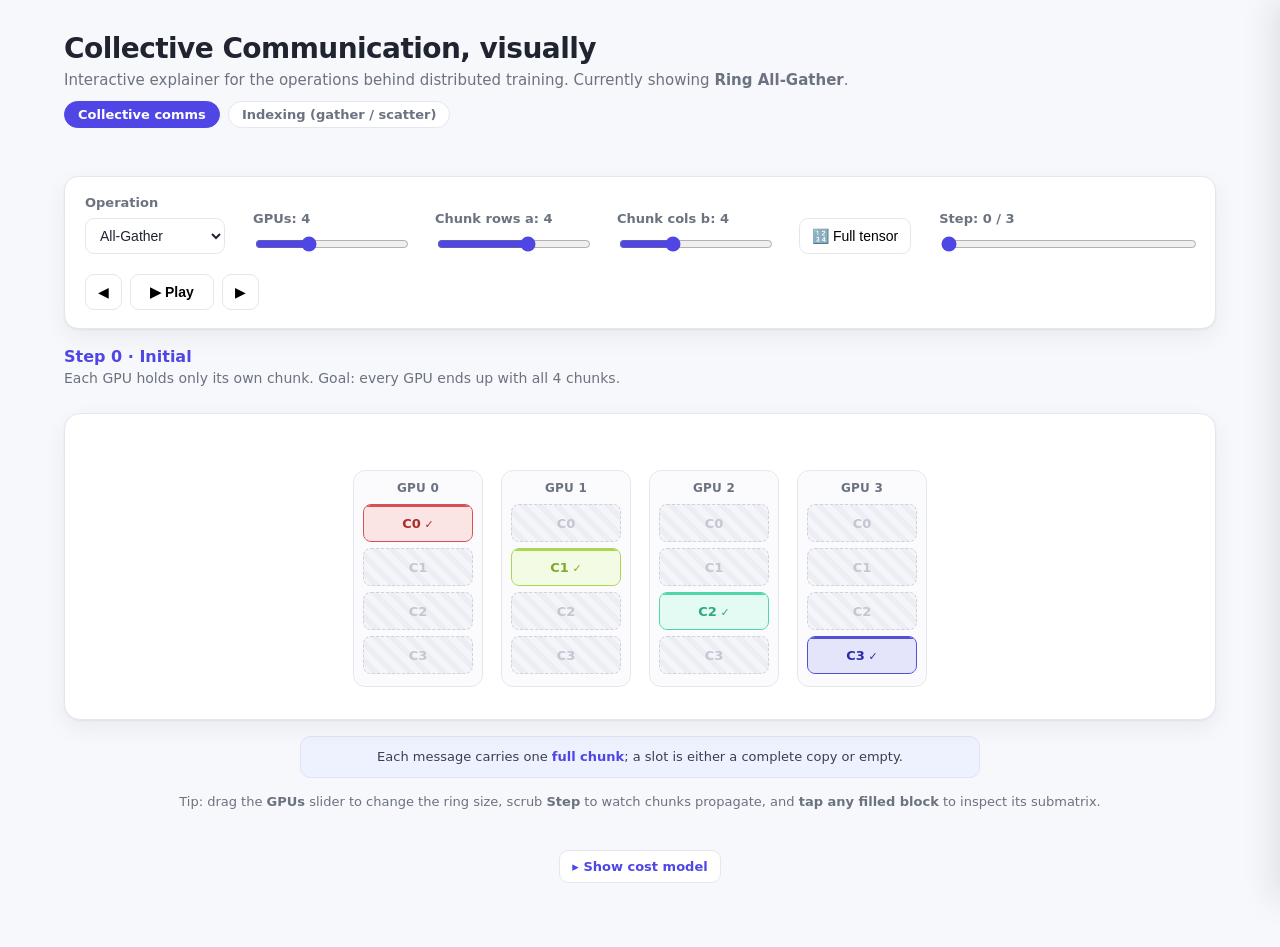
<file: index.html>
<!DOCTYPE html>
<html lang="en">
<head>
  <meta charset="UTF-8" />
  <meta name="viewport" content="width=device-width, initial-scale=1.0" />
  <title>Collective Comms Explainer — All-Gather</title>
  <link rel="stylesheet" href="styles.css?v=5" />
</head>
<body>
  <main class="wrap">
    <header class="masthead">
      <h1>Collective Communication, visually</h1>
      <p class="sub">
        Interactive explainer for the operations behind distributed training.
        Currently showing <strong id="current-op">Ring All-Gather</strong>.
      </p>
      <nav>
        <a href="index.html" aria-current="page">Collective comms</a>
        <a href="gather.html">Indexing (gather / scatter)</a>
      </nav>
    </header>

    <div class="layout">
      <aside class="sidebar hidden" id="sidebar">
        <h2 class="side-title" id="cm-title">Ring All-Gather cost</h2>

        <div class="side-params">
          <label>dtype
            <select id="dtype">
              <option value="4">fp32 · 4B</option>
              <option value="2" selected>fp16/bf16 · 2B</option>
              <option value="1">fp8 · 1B</option>
            </select>
          </label>
          <label>Bandwidth <i>W</i> (per device)
            <span class="inline"><input id="bw" type="number" min="1" step="1" value="100" /> GB/s</span>
          </label>
        </div>

        <div class="side-block" id="cm-rows"></div>

        <h3 class="side-h">Derivation</h3>
        <ol class="derive" id="cm-derive"></ol>

        <div class="formula big" id="cm-formula"></div>

        <p class="side-note" id="cm-note"></p>
      </aside>

      <div class="main">
    <section class="controls">
      <div class="control">
        <label for="collective">Operation</label>
        <select id="collective">
          <option value="all-gather" selected>All-Gather</option>
          <option value="reduce-scatter">Reduce-Scatter</option>
          <option value="all-reduce">All-Reduce</option>
          <option value="scatter">Scatter</option>
          <option value="broadcast">Broadcast</option>
          <option value="all-to-all">All-to-All</option>
        </select>
      </div>

      <div class="control">
        <label for="node-count">GPUs: <span id="node-count-val">4</span></label>
        <input id="node-count" type="range" min="2" max="8" step="1" value="4" />
      </div>

      <div class="control">
        <label for="rows">Chunk rows a: <span id="rows-val">4</span></label>
        <input id="rows" type="range" min="1" max="6" step="1" value="4" />
      </div>

      <div class="control">
        <label for="cols">Chunk cols b: <span id="cols-val">4</span></label>
        <input id="cols" type="range" min="2" max="8" step="1" value="4" />
      </div>

      <div class="control buttons">
        <button id="full-tensor" type="button">🔢 Full tensor</button>
      </div>

      <div class="control grow">
        <label for="step">Step: <span id="step-val">0 / 3</span></label>
        <input id="step" type="range" min="0" max="3" step="1" value="0" />
      </div>

      <div class="control buttons">
        <button id="prev" type="button" title="Previous step">◀</button>
        <button id="play" type="button">▶ Play</button>
        <button id="next" type="button" title="Next step">▶</button>
      </div>
    </section>

    <section class="stepinfo">
      <h2 id="step-title">Step 0 · Initial</h2>
      <p id="step-desc">Each GPU holds only its own chunk.</p>
    </section>

    <section id="stage" class="stage">
      <div id="nodes-grid" class="nodes-grid"></div>
      <svg id="overlay" class="overlay" xmlns="http://www.w3.org/2000/svg">
        <defs>
          <marker id="arrowhead" viewBox="0 0 10 10" refX="8" refY="5"
                  markerWidth="7" markerHeight="7" orient="auto-start-reverse">
            <path d="M 0 0 L 10 5 L 0 10 z" fill="#6b7280" />
          </marker>
        </defs>
      </svg>
    </section>

    <p id="op-note" class="op-note"></p>

    <p class="hint">
      Tip: drag the <strong>GPUs</strong> slider to change the ring size, scrub
      <strong>Step</strong> to watch chunks propagate, and <strong>tap any filled
      block</strong> to inspect its submatrix.
    </p>
      </div><!-- .main -->

      <div class="page-foot">
        <button id="toggle-explain" class="show-btn" type="button" aria-expanded="false">▸ Show cost model</button>
      </div>
    </div><!-- .layout -->
  </main>

  <aside id="inspector" class="inspector">
    <div class="inspector-head">
      <span id="inspect-swatch" class="swatch"></span>
      <h3 id="inspect-title">Chunk C0</h3>
      <button id="inspect-close" type="button" aria-label="Close">×</button>
    </div>
    <div id="inspect-matrix"></div>
    <p id="inspect-note" class="inspect-note"></p>
  </aside>

  <script src="src/data.js?v=3"></script>
  <script src="src/model.js?v=3"></script>
  <script src="src/render.js?v=3"></script>
  <script src="src/main.js?v=3"></script>
</body>
</html>
</file>
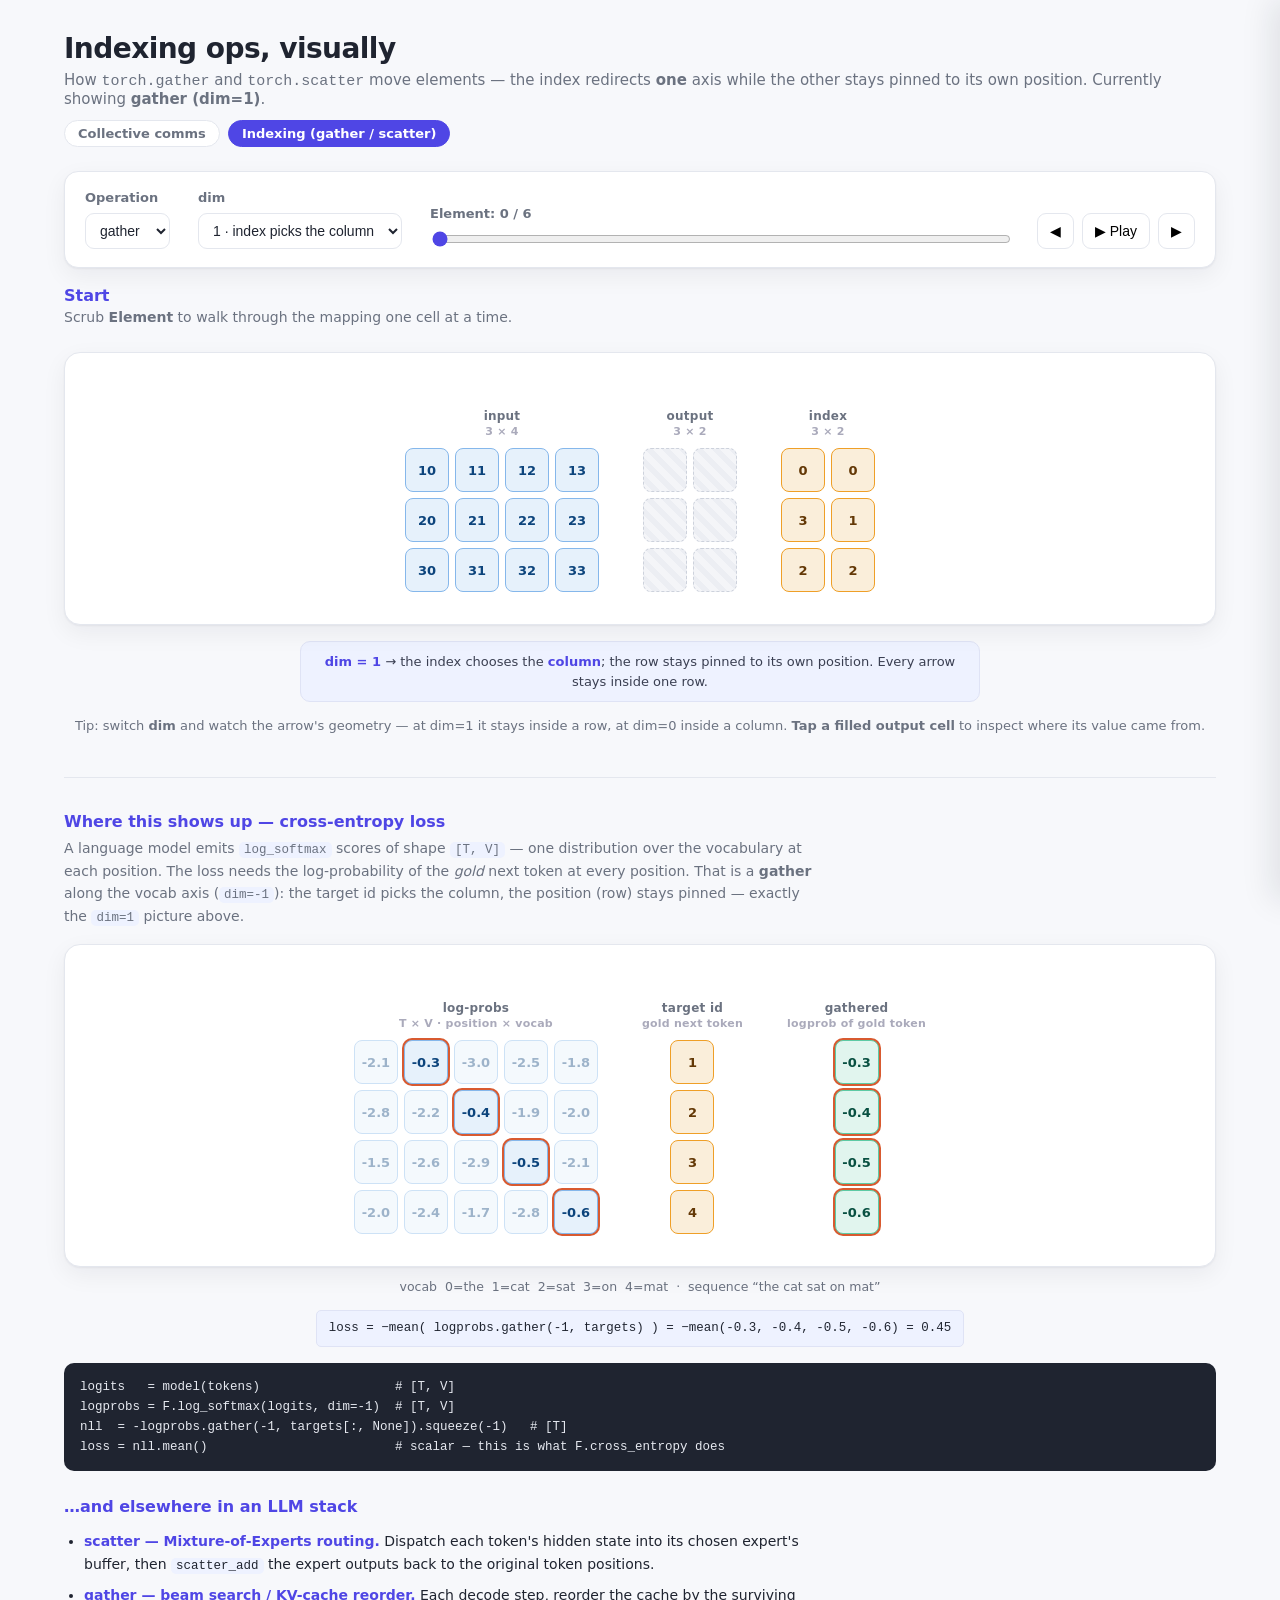
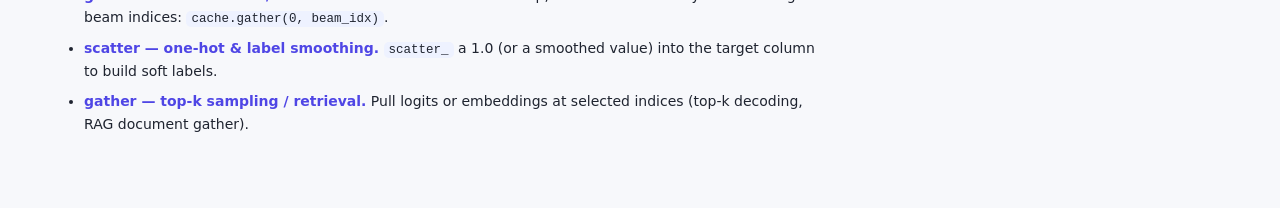
<file: gather.html>
<!DOCTYPE html>
<html lang="en">
<head>
  <meta charset="UTF-8" />
  <meta name="viewport" content="width=device-width, initial-scale=1.0" />
  <title>Indexing ops, visually — torch.gather / scatter</title>
  <link rel="stylesheet" href="styles.css?v=5" />
</head>
<body>
  <main class="wrap">
    <header class="masthead">
      <h1>Indexing ops, visually</h1>
      <p class="sub">
        How <code>torch.gather</code> and <code>torch.scatter</code> move elements —
        the index redirects <strong>one</strong> axis while the other stays pinned
        to its own position. Currently showing <strong id="current-op">gather (dim=1)</strong>.
      </p>
      <nav>
        <a href="index.html">Collective comms</a>
        <a href="gather.html" aria-current="page">Indexing (gather / scatter)</a>
      </nav>
    </header>

    <section class="controls">
      <div class="control">
        <label for="gx-op">Operation</label>
        <select id="gx-op" autocomplete="off">
          <option value="gather" selected>gather</option>
          <option value="scatter">scatter</option>
        </select>
      </div>

      <div class="control">
        <label for="gx-dim">dim</label>
        <select id="gx-dim" autocomplete="off">
          <option value="0">0 · index picks the row</option>
          <option value="1" selected>1 · index picks the column</option>
        </select>
      </div>

      <div class="control grow">
        <label for="gx-step">Element: <span id="gx-step-val">0 / 6</span></label>
        <input id="gx-step" type="range" min="0" max="6" step="1" value="0" />
      </div>

      <div class="control buttons">
        <button id="gx-prev" type="button" title="Previous element">◀</button>
        <button id="gx-play" type="button">▶ Play</button>
        <button id="gx-next" type="button" title="Next element">▶</button>
      </div>
    </section>

    <section class="stepinfo">
      <h2 id="gx-step-title">Start</h2>
      <p id="gx-step-desc">Scrub <strong>Element</strong> to walk through the mapping one cell at a time.</p>
    </section>

    <section id="gx-stage" class="stage">
      <div id="gx-grids" class="gx-grids"></div>
      <svg id="gx-overlay" class="overlay" xmlns="http://www.w3.org/2000/svg">
        <defs>
          <marker id="gx-head" viewBox="0 0 10 10" refX="8" refY="5"
                  markerWidth="7" markerHeight="7" orient="auto-start-reverse">
            <path d="M 0 0 L 10 5 L 0 10 z" fill="#d85a30" />
          </marker>
        </defs>
        <line id="gx-line" class="gx-arrow" x1="0" y1="0" x2="0" y2="0"
              marker-end="url(#gx-head)" style="display:none" />
      </svg>
    </section>

    <p id="gx-note" class="op-note"></p>

    <p class="hint">
      Tip: switch <strong>dim</strong> and watch the arrow's geometry — at dim=1 it
      stays inside a row, at dim=0 inside a column. <strong>Tap a filled output
      cell</strong> to inspect where its value came from.
    </p>

    <section class="gx-example">
      <h2 class="gx-ex-title">Where this shows up — cross-entropy loss</h2>
      <p class="gx-ex-lead">
        A language model emits <code>log_softmax</code> scores of shape <code>[T, V]</code> —
        one distribution over the vocabulary at each position. The loss needs the
        log-probability of the <em>gold</em> next token at every position. That is a
        <strong>gather</strong> along the vocab axis (<code>dim=-1</code>): the target id
        picks the column, the position (row) stays pinned — exactly the <code>dim=1</code>
        picture above.
      </p>

      <div class="stage">
        <div id="gx-ex-grids" class="gx-grids"></div>
      </div>

      <p class="gx-vocab">vocab&nbsp;&nbsp;0=the&nbsp;&nbsp;1=cat&nbsp;&nbsp;2=sat&nbsp;&nbsp;3=on&nbsp;&nbsp;4=mat&nbsp;&nbsp;·&nbsp;&nbsp;sequence “the cat sat on mat”</p>

      <div class="gx-loss" id="gx-ex-loss"></div>

      <pre class="gx-code"><code>logits   = model(tokens)                  # [T, V]
logprobs = F.log_softmax(logits, dim=-1)  # [T, V]
nll  = -logprobs.gather(-1, targets[:, None]).squeeze(-1)   # [T]
loss = nll.mean()                         # scalar — this is what F.cross_entropy does</code></pre>

      <h2 class="gx-ex-title">…and elsewhere in an LLM stack</h2>
      <ul class="gx-uses">
        <li><strong>scatter — Mixture-of-Experts routing.</strong> Dispatch each token's
          hidden state into its chosen expert's buffer, then <code>scatter_add</code> the
          expert outputs back to the original token positions.</li>
        <li><strong>gather — beam search / KV-cache reorder.</strong> Each decode step,
          reorder the cache by the surviving beam indices: <code>cache.gather(0, beam_idx)</code>.</li>
        <li><strong>scatter — one-hot &amp; label smoothing.</strong> <code>scatter_</code> a
          1.0 (or a smoothed value) into the target column to build soft labels.</li>
        <li><strong>gather — top-k sampling / retrieval.</strong> Pull logits or embeddings
          at selected indices (top-k decoding, RAG document gather).</li>
      </ul>
    </section>
  </main>

  <aside id="gx-inspector" class="inspector">
    <div class="inspector-head">
      <span id="gx-inspect-swatch" class="swatch"></span>
      <h3 id="gx-inspect-title">Cell</h3>
      <button id="gx-inspect-close" type="button" aria-label="Close">×</button>
    </div>
    <div id="gx-inspect-body"></div>
    <p id="gx-inspect-note" class="inspect-note"></p>
  </aside>

  <script src="src/gather.js?v=6"></script>
</body>
</html>
</file>
<file: styles.css>
:root {
  --bg: #f7f8fb;
  --panel: #ffffff;
  --ink: #1f2430;
  --muted: #6b7280;
  --line: #e4e7ee;
  --accent: #4f46e5;
  --accent-soft: #eef2ff;
  --shadow: 0 1px 2px rgba(20, 25, 40, 0.05), 0 8px 24px rgba(20, 25, 40, 0.06);
}

* { box-sizing: border-box; }

html, body {
  margin: 0;
  background: var(--bg);
  color: var(--ink);
  font-family: ui-sans-serif, system-ui, -apple-system, "Segoe UI", Roboto, sans-serif;
}

.wrap {
  max-width: 1200px;
  margin: 0 auto;
  padding: 32px 24px 64px;
}

/* ---- Stacked layout; cost panel sits at the bottom ---- */
.layout { display: flex; flex-direction: column; align-items: stretch; margin-top: 24px; }
.main { order: 1; min-width: 0; }
.page-foot { order: 2; margin-top: 28px; text-align: center; }
.sidebar {
  order: 3; /* render below the toggle button, at the bottom of the page */
  width: 100%;
  max-width: 640px;
  margin: 18px auto 0;
  background: var(--panel);
  border: 1px solid var(--line);
  border-radius: 14px;
  padding: 20px 22px 22px;
  box-shadow: var(--shadow);
  font-size: 13px;
}
.sidebar.hidden { display: none; }
.side-title { margin: 0 0 14px; font-size: 16px; letter-spacing: -0.01em; }
.show-btn {
  display: inline-block;
  border: 1px solid var(--line);
  background: #fff;
  color: var(--accent);
  font: inherit; font-size: 13px; font-weight: 600;
  border-radius: 9px; padding: 8px 12px; cursor: pointer;
}
.show-btn:hover { background: var(--accent-soft); border-color: var(--accent); }
.side-h { margin: 18px 0 8px; font-size: 13px; text-transform: uppercase; letter-spacing: 0.05em; color: var(--muted); }
.side-params { display: flex; flex-direction: column; gap: 10px; margin-bottom: 14px; }
.side-params label { display: flex; flex-direction: column; gap: 5px; font-size: 12px; font-weight: 600; color: var(--muted); }
.side-params select, .side-params input {
  padding: 6px 8px; border: 1px solid var(--line); border-radius: 8px; font-size: 13px; background: #fff; color: var(--ink);
}
.side-params .inline { display: flex; align-items: center; gap: 6px; font-weight: 400; }
.side-params .inline input { width: 80px; }
.side-block { border: 1px solid var(--line); border-radius: 10px; padding: 4px 12px; margin-bottom: 6px; background: #fbfbfe; }
.side-row { display: flex; justify-content: space-between; align-items: baseline; gap: 10px; padding: 7px 0; border-bottom: 1px dashed var(--line); }
.side-row:last-child { border-bottom: none; }
.side-row span { color: var(--muted); }
.side-row b { font-variant-numeric: tabular-nums; white-space: nowrap; }
.side-row.total { margin-top: 8px; padding-top: 10px; border-top: 1px solid var(--line); }
.derive { margin: 0; padding-left: 18px; color: var(--ink); }
.derive li { margin: 7px 0; line-height: 1.5; }
.derive i, .side-row i, .side-note i { font-style: italic; color: var(--accent); }
.formula {
  font-family: "Cambria Math", ui-serif, Georgia, serif;
  font-size: 14px;
  margin: 6px 0;
  padding: 6px 10px;
  background: var(--accent-soft);
  border-radius: 8px;
  text-align: center;
}
.formula.big { font-size: 16px; margin: 12px 0; padding: 12px; }
.formula sup, .side-note sup { font-size: 0.72em; }
.formula sub, .side-note sub { font-size: 0.72em; }
.hl { font-weight: 700; color: var(--accent); }
.side-note { margin: 14px 0 0; font-size: 12px; color: var(--muted); line-height: 1.55; }

.masthead h1 {
  font-size: 28px;
  margin: 0 0 6px;
  letter-spacing: -0.02em;
}
.masthead .sub { margin: 0; color: var(--muted); font-size: 15px; }

/* ---- Controls ---- */
.controls {
  display: flex;
  flex-wrap: wrap;
  gap: 20px 28px;
  align-items: flex-end;
  background: var(--panel);
  border: 1px solid var(--line);
  border-radius: 14px;
  padding: 18px 20px;
  margin: 24px 0 18px;
  box-shadow: var(--shadow);
}
.control { display: flex; flex-direction: column; gap: 8px; }
.control.grow { flex: 1 1 240px; }
.control label { font-size: 13px; font-weight: 600; color: var(--muted); }
.control input[type="range"] { width: 100%; min-width: 150px; accent-color: var(--accent); }
.control select {
  padding: 8px 10px;
  border: 1px solid var(--line);
  border-radius: 9px;
  background: #fff;
  font-size: 14px;
  color: var(--ink);
}
.control.buttons { flex-direction: row; gap: 8px; }
.control.buttons button {
  border: 1px solid var(--line);
  background: #fff;
  border-radius: 9px;
  padding: 9px 12px;
  font-size: 14px;
  cursor: pointer;
  transition: background 0.15s, border-color 0.15s;
}
.control.buttons button:hover { background: var(--accent-soft); border-color: var(--accent); }
#play { font-weight: 600; min-width: 84px; }

/* ---- Step info ---- */
.stepinfo { margin: 4px 0 14px; min-height: 52px; }
.stepinfo h2 { margin: 0 0 4px; font-size: 16px; color: var(--accent); }
.stepinfo p { margin: 0; color: var(--muted); font-size: 14px; }

/* ---- Stage ---- */
.stage {
  position: relative;
  background: var(--panel);
  border: 1px solid var(--line);
  border-radius: 16px;
  padding: 56px 24px 32px;
  box-shadow: var(--shadow);
  overflow: hidden;
}
.nodes-grid {
  position: relative;
  z-index: 1;
  display: flex;
  gap: 18px;
  justify-content: center;
  align-items: flex-start;
  flex-wrap: nowrap;
}
.overlay {
  position: absolute;
  inset: 0;
  width: 100%;
  height: 100%;
  pointer-events: none;
  z-index: 2;
}
.arrow { fill: none; stroke: #9aa2b1; stroke-width: 2; opacity: 0.75; }

/* ---- Node card ---- */
.node {
  flex: 1 1 0;
  min-width: 0;
  max-width: 130px;
  background: #fbfbfe;
  border: 1px solid var(--line);
  border-radius: 12px;
  padding: 10px 9px 12px;
}
.node-title {
  text-align: center;
  font-size: 12px;
  font-weight: 700;
  color: var(--muted);
  margin-bottom: 9px;
  letter-spacing: 0.02em;
}
.node-cells { display: flex; flex-direction: column; gap: 6px; }

/* ---- Chunk cell ---- */
.cell {
  position: relative;
  overflow: hidden;
  height: 38px;
  display: flex;
  align-items: center;
  justify-content: center;
  font: inherit;
  font-size: 13px;
  font-weight: 700;
  border-radius: 8px;
  border: 1px solid var(--line);
  background: #fff;
  cursor: default;
  transition: transform 0.15s, box-shadow 0.15s;
}
.cell-fill {
  position: absolute;
  left: 0; right: 0; bottom: 0;
  height: 0%;
  background: var(--bg, #eef);
  border-top: 2px solid var(--border, #88a);
  z-index: 0;
  transition: height 0.35s ease;
}
.cell-label { position: relative; z-index: 1; }
.cell-badge {
  position: absolute;
  top: 1px; right: 4px;
  z-index: 1;
  font-size: 10px;
  font-weight: 800;
  color: var(--strong, #335);
}
.cell.empty {
  background: repeating-linear-gradient(45deg, #f4f5f8, #f4f5f8 6px, #eceef3 6px, #eceef3 12px);
  border: 1px dashed #cdd2dc;
  color: #c2c7d2;
}
.cell.empty .cell-fill { display: none; }
.cell.filled {
  border-color: var(--border, #88a);
  color: var(--strong, #335);
  cursor: pointer;
}
.cell.filled:hover {
  transform: translateY(-1px);
  box-shadow: 0 4px 12px rgba(20, 25, 40, 0.12);
}
.cell.complete { box-shadow: inset 0 0 0 2px var(--border, #88a); }
.cell.complete .cell-label::after { content: " ✓"; font-size: 11px; }
.cell.dim { opacity: 0.5; }
.cell.just-arrived { animation: pop 0.45s cubic-bezier(.2,.9,.3,1.3); }
@keyframes pop {
  0% { transform: scale(0.4); opacity: 0.2; }
  60% { transform: scale(1.12); }
  100% { transform: scale(1); opacity: 1; }
}

/* ---- Flying block ---- */
.fly {
  position: absolute;
  z-index: 3;
  pointer-events: none;
  display: flex;
  align-items: center;
  justify-content: center;
  font-size: 13px;
  font-weight: 700;
  border-radius: 8px;
  background: var(--bg, #eef);
  border: 1px solid var(--border, #88a);
  color: var(--strong, #335);
  box-shadow: 0 6px 16px rgba(20, 25, 40, 0.18);
}

.op-note {
  max-width: 680px;
  margin: 16px auto 0;
  padding: 10px 14px;
  background: var(--accent-soft);
  border: 1px solid #dfe3f5;
  border-radius: 10px;
  color: #3a3f52;
  font-size: 13px;
  line-height: 1.5;
  text-align: center;
}
.op-note strong { color: var(--accent); }
.op-note:empty { display: none; }

.hint { color: var(--muted); font-size: 13px; margin-top: 16px; text-align: center; }

/* ---- Inspector ---- */
.inspector {
  position: fixed;
  top: 0;
  right: 0;
  height: 100%;
  width: 380px;
  background: var(--panel);
  border-left: 1px solid var(--line);
  box-shadow: -8px 0 30px rgba(20, 25, 40, 0.10);
  padding: 20px;
  transform: translateX(100%);
  transition: transform 0.25s ease;
  z-index: 10;
}
.inspector.open { transform: translateX(0); }
.inspector-head { display: flex; align-items: center; gap: 10px; margin-bottom: 16px; }
.inspector-head h3 { margin: 0; font-size: 17px; flex: 1; }
.swatch { width: 18px; height: 18px; border-radius: 5px; border: 1px solid var(--line); }
#inspect-close {
  border: none; background: none; font-size: 24px; line-height: 1;
  color: var(--muted); cursor: pointer; padding: 0 4px;
}
#inspect-matrix { overflow: auto; max-height: 64vh; }
.matrix { border-collapse: collapse; margin: 0 auto; }
.matrix td {
  border: 1px solid var(--line);
  min-width: 50px; height: 34px;
  padding: 0 6px;
  text-align: right;
  font-variant-numeric: tabular-nums;
  font-size: 13px;
  white-space: pre;
  background: rgba(255, 255, 255, 0.45);
}
.matrix.full td { min-width: 46px; height: 28px; font-size: 12px; }
.matrix.full td.band {
  text-align: center;
  font-weight: 700;
  font-size: 12px;
  background: #fff;
  border-width: 1px 2px 1px 1px;
  position: sticky;
  left: 0;
}
.inspect-note { color: var(--muted); font-size: 12.5px; margin-top: 16px; line-height: 1.5; }

@media (max-width: 640px) {
  .inspector { width: 100%; }
  .node { padding: 8px 5px 9px; }
  .cell { font-size: 11px; padding: 8px 0; }
}

/* =====================================================================
   Indexing-ops page (gather / scatter) — namespaced .gx-*
   Reuses the shared shell (.wrap, .masthead, .controls, .stage, …).
   ===================================================================== */
.masthead nav { margin: 12px 0 0; display: flex; gap: 8px; flex-wrap: wrap; }
.masthead nav a {
  font-size: 13px; font-weight: 600; text-decoration: none;
  color: var(--muted);
  border: 1px solid var(--line); border-radius: 999px;
  padding: 5px 13px; background: #fff;
}
.masthead nav a:hover { background: var(--accent-soft); border-color: var(--accent); color: var(--accent); }
.masthead nav a[aria-current="page"] { background: var(--accent); border-color: var(--accent); color: #fff; }

.gx-grids {
  position: relative; z-index: 1;
  display: flex; gap: 44px;
  justify-content: center; align-items: flex-start; flex-wrap: wrap;
}
.gx-mat { display: flex; flex-direction: column; align-items: center; gap: 10px; }
.gx-lbl { font-size: 12px; font-weight: 700; color: var(--muted); letter-spacing: 0.02em; text-align: center; }
.gx-lbl small { display: block; font-weight: 600; color: #aab; font-size: 11px; margin-top: 2px; }
.gx-grid { display: grid; gap: 6px; }
.gx-cell {
  width: 44px; height: 44px;
  display: flex; align-items: center; justify-content: center;
  font-size: 13px; font-weight: 700;
  border-radius: 8px; border: 1px solid var(--line); background: #fff;
  font-variant-numeric: tabular-nums;
  transition: box-shadow 0.12s, background 0.12s, transform 0.12s;
}
.gx-blue  { background: #e6f1fb; border-color: #85b7eb; color: #0c447c; }
.gx-teal  { background: #e1f5ee; border-color: #5dcaa5; color: #085041; }
.gx-amber { background: #faeeda; border-color: #ef9f27; color: #633806; }
.gx-zero  { color: #c2c7d2; background: #fafbfd; border-style: dashed; font-weight: 600; }
.gx-empty {
  color: transparent;
  background: repeating-linear-gradient(45deg, #f4f5f8, #f4f5f8 6px, #eceef3 6px, #eceef3 12px);
  border: 1px dashed #cdd2dc;
}
.gx-active { box-shadow: 0 0 0 2px #d85a30; }
.gx-cell.tap { cursor: pointer; }
.gx-cell.tap:hover { transform: translateY(-1px); box-shadow: 0 4px 12px rgba(20, 25, 40, 0.12); }
.gx-pop { animation: pop 0.4s cubic-bezier(.2,.9,.3,1.3); }

.gx-arrow { fill: none; stroke: #d85a30; stroke-width: 2.5; }
.gx-faint { opacity: 0.4; }

/* ---- Real-world example section ---- */
.gx-example { margin-top: 44px; border-top: 1px solid var(--line); padding-top: 8px; }
.gx-ex-title { font-size: 16px; color: var(--accent); margin: 26px 0 6px; }
.gx-ex-lead { color: var(--muted); font-size: 14px; line-height: 1.6; margin: 0 0 16px; max-width: 760px; }
.gx-ex-lead code, .gx-uses code, .gx-vocab code, .gx-loss code {
  background: var(--accent-soft); border-radius: 5px; padding: 1px 5px; font-size: 12.5px;
}
.gx-vocab { text-align: center; color: var(--muted); font-size: 12.5px; margin: 12px 0 0; font-variant-numeric: tabular-nums; }
.gx-loss { text-align: center; margin: 16px 0 0; }
.gx-loss code { border: 1px solid #dfe3f5; padding: 8px 12px; display: inline-block; line-height: 1.5; }
.gx-code {
  margin: 16px 0 0; padding: 14px 16px;
  background: #1f2430; color: #e6e9f0;
  border-radius: 10px; overflow-x: auto;
  font-family: ui-monospace, "SF Mono", Menlo, Consolas, monospace;
  font-size: 12.5px; line-height: 1.6;
}
.gx-code code { background: none; color: inherit; padding: 0; }
.gx-uses { color: var(--ink); font-size: 14px; line-height: 1.6; max-width: 760px; padding-left: 20px; }
.gx-uses li { margin: 8px 0; }
.gx-uses strong { color: var(--accent); }
</file>
